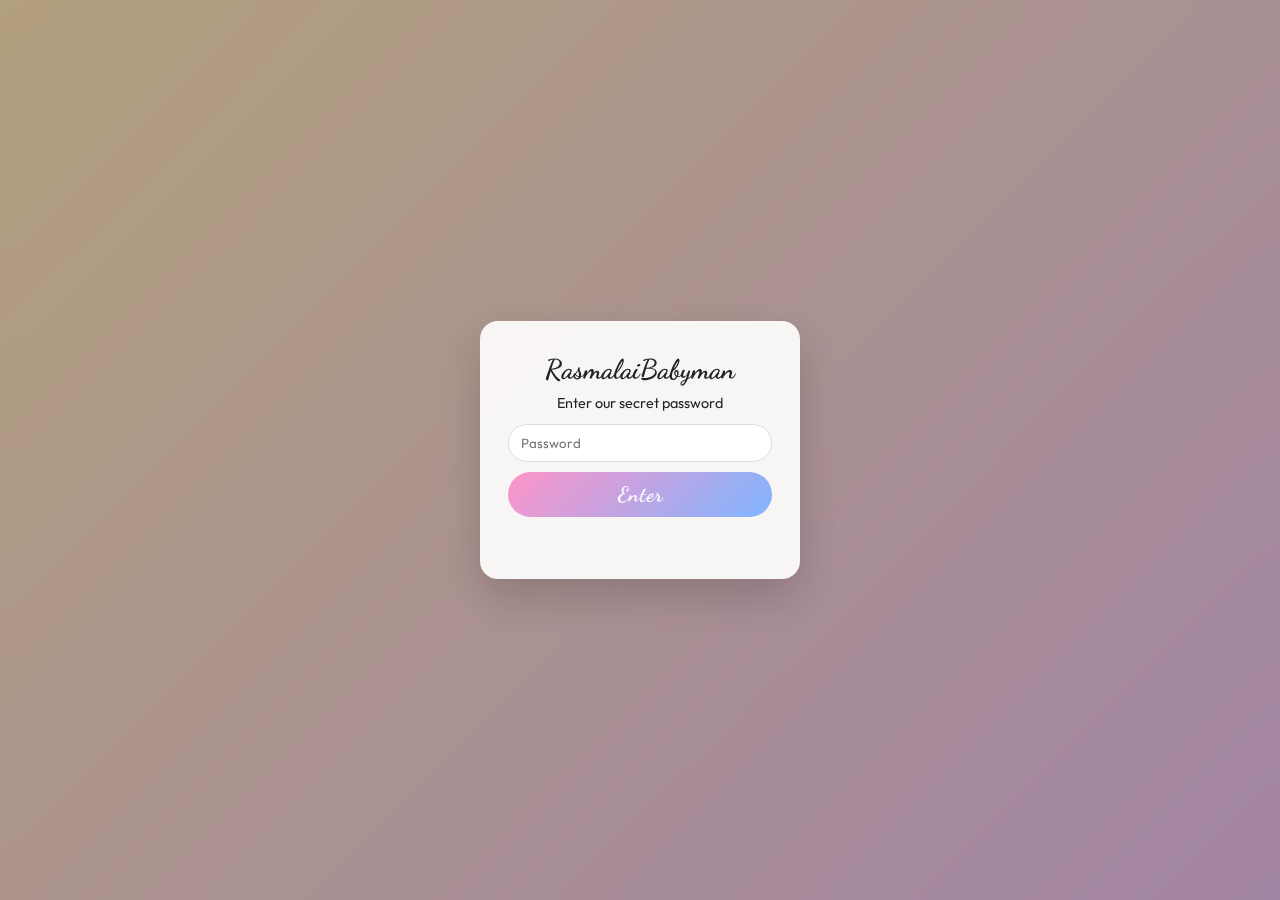
<file: index.html>
<!DOCTYPE html>
<html lang="en">

<head>
    <meta charset="UTF-8">
    <meta name="viewport" content="width=device-width, initial-scale=1.0">
    <title>Rasmalai Babyman</title>
    <link rel="stylesheet" href="index.css">
    <link rel="preconnect" href="https://fonts.googleapis.com">
    <link rel="preconnect" href="https://fonts.gstatic.com" crossorigin>
    <link
        href="https://fonts.googleapis.com/css2?family=Dancing+Script:wght@600;700&family=Outfit:wght@300;400;600&display=swap"
        rel="stylesheet">
</head>

<body>
    <!-- Floating Hearts Background -->
    <div class="floating-hearts">
        <span>❤️</span> <span>💖</span> <span>💕</span> <span>💞</span>
        <span>❤️</span> <span>💖</span> <span>💕</span> <span>💞</span>
        <span>❤️</span> <span>💖</span> <span>💕</span> <span>💞</span>
    </div>
    <!-- Password Screen -->
    <div id="lock-screen">
        <div class="lock-card">
            <h1>RasmalaiBabyman</h1>
            <p>Enter our secret password</p>
            <input type="password" id="password-input" placeholder="Password">
            <button id="enter-btn">Enter</button>
            <p id="error-msg"></p>
        </div>
    </div>

    <!-- Main Content -->
    <div id="main-content" class="hidden">
        <!-- Landing / Hero -->
        <section class="hero">
            <div class="hero-inner">
                <h1>Babyman Loves Rasmalai</h1>
                <p class="date">Since 06.10.25</p>
                <p class="counter">We’ve been together for <span id="days-counter"></span> days</p>
            </div>
        </section>

        <!-- Main Menu Links -->
        <div class="menu-container">
            <a href="about.html" class="menu-btn">About US</a>
            <a href="photobooth.html" class="menu-btn">Our Photobooth</a>
            <a href="letters.html" class="menu-btn">Letters For Her</a>
        </div>
    </div>

    <script src="index.js"></script>
</body>

</html>
</file>
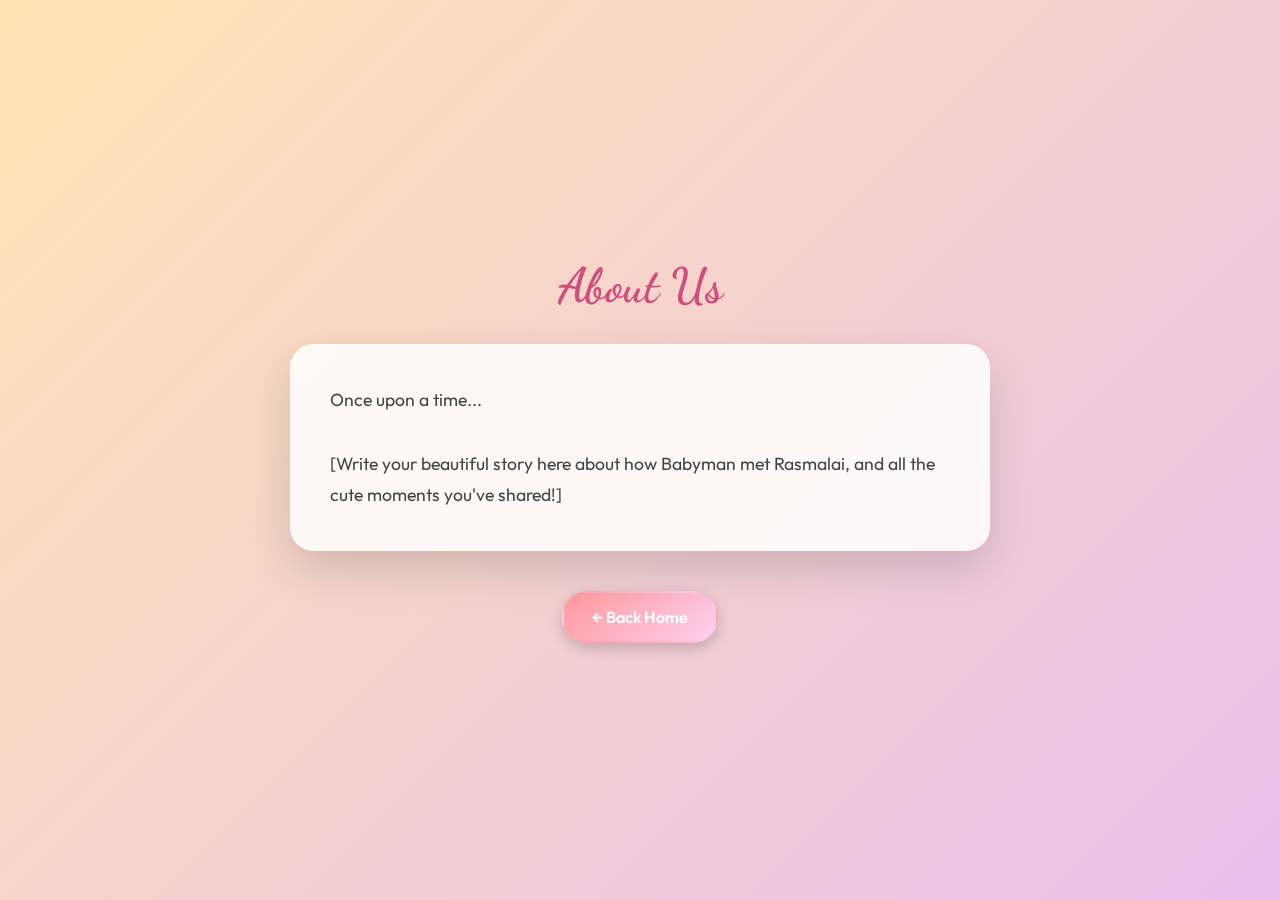
<file: about us/about.html>
<!DOCTYPE html>
<html lang="en">

<head>
    <meta charset="UTF-8">
    <meta name="viewport" content="width=device-width, initial-scale=1.0">
    <title>About Us - Rasmalai Babyman</title>
    <!-- Linked to the new separate about.css -->
    <link rel="stylesheet" href="about.css">
    <link rel="preconnect" href="https://fonts.googleapis.com">
    <link rel="preconnect" href="https://fonts.gstatic.com" crossorigin>
    <link
        href="https://fonts.googleapis.com/css2?family=Dancing+Script:wght@600;700&family=Outfit:wght@300;400;600&display=swap"
        rel="stylesheet">
</head>

<body>
    <!-- Floating Hearts Background -->
    <div class="floating-hearts">
        <span>❤️</span> <span>💖</span> <span>💕</span> <span>💞</span>
        <span>❤️</span> <span>💖</span> <span>💕</span> <span>💞</span>
        <span>❤️</span> <span>💖</span> <span>💕</span> <span>💞</span>
    </div>

    <section class="section">
        <h2>About Us</h2>

        <div class="story-container">
            <p class="story-paragraph">
                Once upon a time... <br><br>
                [Write your beautiful story here about how Babyman met Rasmalai, and all the cute moments you've
                shared!]
            </p>
        </div>

        <div class="menu-container">
            <!-- Adjusted path to go back up one level to index.html -->
            <a href="../index.html" class="menu-btn">← Back Home</a>
        </div>
    </section>

</body>

</html>
</file>
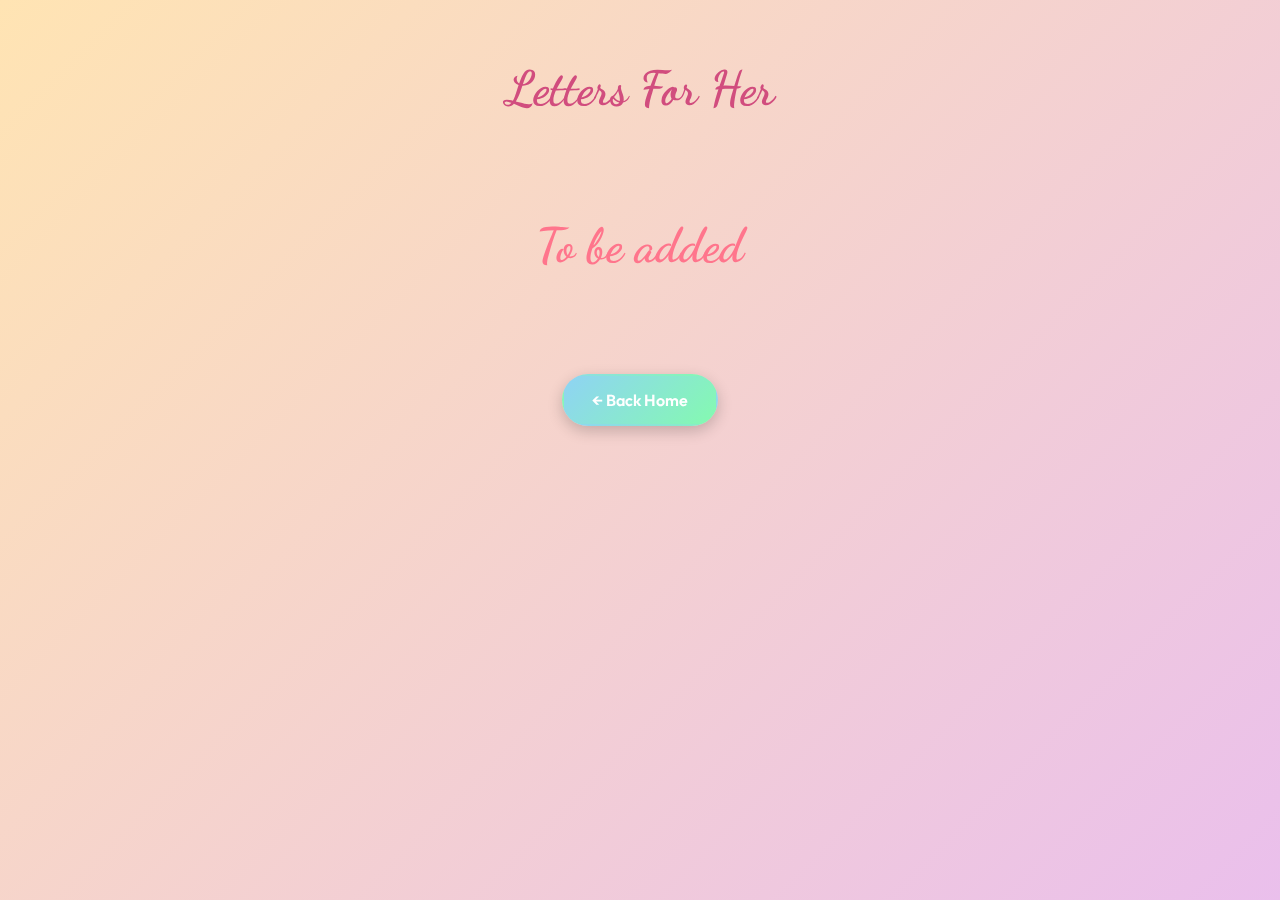
<file: letters/letters.html>
<!DOCTYPE html>
<html lang="en">

<head>
    <meta charset="UTF-8">
    <meta name="viewport" content="width=device-width, initial-scale=1.0">
    <title>Letters For Her - Rasmalai Babyman</title>
    <!-- Link to the new local letters.css -->
    <link rel="stylesheet" href="letters.css">
    <link rel="preconnect" href="https://fonts.googleapis.com">
    <link rel="preconnect" href="https://fonts.gstatic.com" crossorigin>
    <link
        href="https://fonts.googleapis.com/css2?family=Dancing+Script:wght@600;700&family=Outfit:wght@300;400;600&display=swap"
        rel="stylesheet">
</head>

<body>
    <!-- Floating Hearts Background -->
    <div class="floating-hearts">
        <span>❤️</span> <span>💖</span> <span>💕</span> <span>💞</span>
        <span>❤️</span> <span>💖</span> <span>💕</span> <span>💞</span>
    </div>

    <section class="section">
        <h2>Letters For Her</h2>
        <div style="text-align: center; margin-top: 100px; margin-bottom: 100px;">
            <h3 style="font-size: 3rem; color: #ff758c;">To be added</h3>
        </div>

        <div class="menu-container">
            <!-- Back link adjusted to go up one level -->
            <a href="../index.html" class="menu-btn">← Back Home</a>
        </div>
    </section>

</body>

</html>
</file>
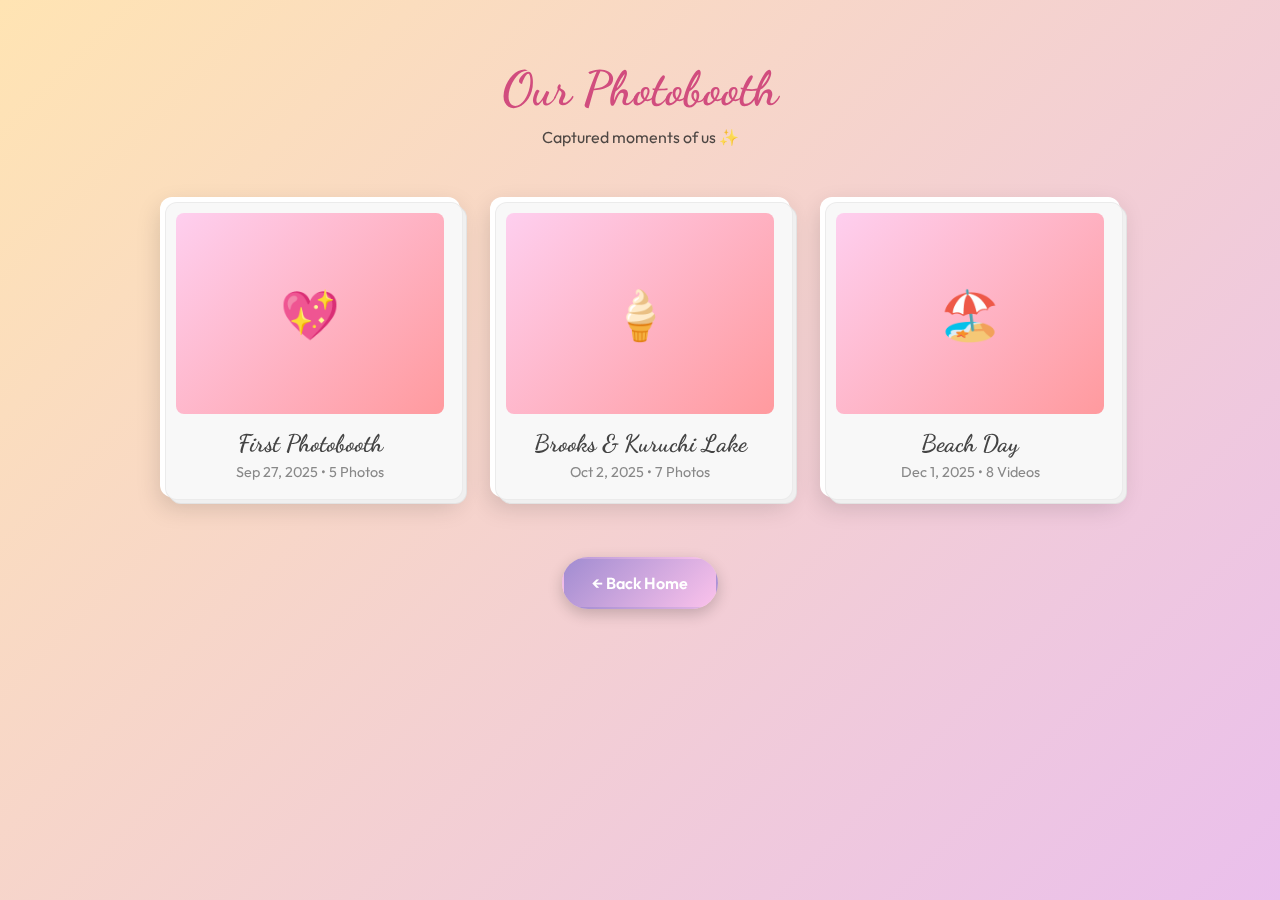
<file: phootobooth/photobooth.html>
<!DOCTYPE html>
<html lang="en">

<head>
    <meta charset="UTF-8">
    <meta name="viewport" content="width=device-width, initial-scale=1.0">
    <title>Our Photobooth - Rasmalai Babyman</title>
    <!-- Link to the new local photobooth.css -->
    <link rel="stylesheet" href="photobooth.css">
    <link rel="preconnect" href="https://fonts.googleapis.com">
    <link rel="preconnect" href="https://fonts.gstatic.com" crossorigin>
    <link
        href="https://fonts.googleapis.com/css2?family=Dancing+Script:wght@600;700&family=Outfit:wght@300;400;600&display=swap"
        rel="stylesheet">
</head>

<body>
    <!-- Floating Hearts Background -->
    <div class="floating-hearts">
        <span>❤️</span> <span>💖</span> <span>💕</span> <span>💞</span>
        <span>❤️</span> <span>💖</span> <span>💕</span> <span>💞</span>
    </div>

    <section class="section">
        <h2>Our Photobooth</h2>
        <p style="text-align: center; margin-bottom: 30px; opacity: 0.8;">Captured moments of us ✨</p>

        <div class="album-grid">
            <!-- Album 1 -->
            <!-- Album 1 -->
            <a href="album-view.html?id=first_photobooth" class="album-card">
                <div class="album-content">
                    <div class="album-cover">💖</div>
                    <div class="album-details">
                        <h3>First Photobooth</h3>
                        <p>Sep 27, 2025 • 5 Photos</p>
                    </div>
                </div>
            </a>

            <!-- Album 2 -->
            <!-- Album 2 -->
            <a href="album-view.html?id=brooks_lake" class="album-card">
                <div class="album-content">
                    <div class="album-cover">🍦</div>
                    <div class="album-details">
                        <h3>Brooks & Kuruchi Lake</h3>
                        <p>Oct 2, 2025 • 7 Photos</p>
                    </div>
                </div>
            </a>

            <!-- Album 3 -->
            <a href="album-view.html?date=2025-12-01" class="album-card">
                <div class="album-content">
                    <div class="album-cover">🏖️</div>
                    <div class="album-details">
                        <h3>Beach Day</h3>
                        <p>Dec 1, 2025 • 8 Videos</p>
                    </div>
                </div>
            </a>

            <!-- Add more albums here -->
        </div>

        <div class="menu-container">
            <!-- Back link adjusted to go up one level -->
            <a href="../index.html" class="menu-btn">← Back Home</a>
        </div>
    </section>

</body>

</html>
</file>
<file: index.css>
* {
    margin: 0;
    padding: 0;
    box-sizing: border-box;
    font-family: system-ui, -apple-system, BlinkMacSystemFont, "Segoe UI", sans-serif;
}

body {
    min-height: 100vh;
    background: linear-gradient(-45deg, #ffb6d9, #b3d8ff, #e3b3ff, #ffe4b3);
    background-size: 400% 400%;
    animation: gradientBG 15s ease infinite;
    color: #222;
    overflow-x: hidden;
    /* Prevent horizontal scroll from floating elements */
    position: relative;
}

h1,
h2,
h3 {
    font-family: 'Dancing Script', cursive;
}

p,
input {
    font-family: 'Outfit', sans-serif;
}

button,
.menu-btn {
    font-family: 'Dancing Script', cursive;
    font-size: 1.3rem;
    /* Increased size for cursive readability */
    letter-spacing: 1px;
}

/* Background Animation Keyframes */
@keyframes gradientBG {
    0% {
        background-position: 0% 50%;
    }

    50% {
        background-position: 100% 50%;
    }

    100% {
        background-position: 0% 50%;
    }
}

/* Floating Hearts Animation */
.floating-hearts {
    position: fixed;
    top: 0;
    left: 0;
    width: 100%;
    height: 100%;
    overflow: hidden;
    z-index: -1;
    /* Behind everything */
    pointer-events: none;
}

.floating-hearts span {
    position: absolute;
    bottom: -50px;
    font-size: 2rem;
    animation: floatUp 10s linear infinite;
    opacity: 0;
}

/* Randomize heart paths/timings */
.floating-hearts span:nth-child(1) {
    left: 10%;
    animation-duration: 8s;
    animation-delay: 0s;
}

.floating-hearts span:nth-child(2) {
    left: 20%;
    animation-duration: 12s;
    animation-delay: 2s;
    font-size: 1.5rem;
}

.floating-hearts span:nth-child(3) {
    left: 35%;
    animation-duration: 10s;
    animation-delay: 4s;
}

.floating-hearts span:nth-child(4) {
    left: 50%;
    animation-duration: 14s;
    animation-delay: 1s;
    font-size: 2.5rem;
}

.floating-hearts span:nth-child(5) {
    left: 65%;
    animation-duration: 9s;
    animation-delay: 3s;
}

.floating-hearts span:nth-child(6) {
    left: 80%;
    animation-duration: 11s;
    animation-delay: 5s;
}

.floating-hearts span:nth-child(7) {
    left: 90%;
    animation-duration: 13s;
    animation-delay: 0.5s;
    font-size: 1.8rem;
}

/* Add more randomization for the rest if needed, recycling these for now */
.floating-hearts span:nth-child(8) {
    left: 15%;
    animation-duration: 9s;
    animation-delay: 6s;
}

.floating-hearts span:nth-child(9) {
    left: 45%;
    animation-duration: 11s;
    animation-delay: 2.5s;
}

.floating-hearts span:nth-child(10) {
    left: 75%;
    animation-duration: 13s;
    animation-delay: 1.5s;
}

.floating-hearts span:nth-child(11) {
    left: 25%;
    animation-duration: 10s;
    animation-delay: 4.5s;
}

.floating-hearts span:nth-child(12) {
    left: 55%;
    animation-duration: 12s;
    animation-delay: 3.5s;
}

@keyframes floatUp {
    0% {
        transform: translateY(0) rotate(0deg);
        opacity: 0;
    }

    10% {
        opacity: 0.6;
    }

    90% {
        opacity: 0.6;
    }

    100% {
        transform: translateY(-110vh) rotate(360deg);
        opacity: 0;
    }
}

/* Utility */
.hidden {
    display: none;
}

/* Lock screen */
#lock-screen {
    position: fixed;
    inset: 0;
    display: flex;
    align-items: center;
    justify-content: center;
    background: rgba(0, 0, 0, 0.3);
    backdrop-filter: blur(8px);
}

.lock-card {
    background: rgba(255, 255, 255, 0.9);
    padding: 32px 28px;
    border-radius: 18px;
    box-shadow: 0 18px 45px rgba(0, 0, 0, 0.18);
    text-align: center;
    max-width: 320px;
    width: 90%;
}

.lock-card h1 {
    font-size: 1.7rem;
    margin-bottom: 8px;
}

.lock-card p {
    margin-bottom: 12px;
    font-size: 0.9rem;
}

.lock-card input {
    width: 100%;
    padding: 10px 12px;
    border-radius: 999px;
    border: 1px solid #ddd;
    margin-bottom: 10px;
    outline: none;
}

.lock-card button {
    width: 100%;
    padding: 10px 12px;
    border-radius: 999px;
    border: none;
    background: linear-gradient(135deg, #ff94c8, #7fb5ff);
    color: white;
    font-weight: 600;
    cursor: pointer;
    transition: transform 0.15s ease, box-shadow 0.15s ease;
}

.lock-card button:hover {
    transform: translateY(-1px);
    box-shadow: 0 8px 20px rgba(0, 0, 0, 0.18);
}

#error-msg {
    color: #ff4b6e;
    min-height: 18px;
    font-size: 0.8rem;
}

#love-popup {
    position: fixed;
    inset: 0;
    /* display: flex; Removed to allow .hidden to work */
    align-items: center;
    justify-content: center;
    background: rgba(0, 0, 0, 0.3);
    backdrop-filter: blur(8px);
    z-index: 100;
}

#love-popup:not(.hidden) {
    display: flex;
}

.love-buttons {
    display: flex;
    justify-content: center;
    gap: 15px;
    margin-top: 20px;
    position: relative;
    /* Needed for absolute positioning of No button if we go that route, but fixed/absolute usually controls the runaway */
}

/* Specific button styles for the popup */
#yes-btn,
#no-btn {
    width: 100px;
    /* Fixed equal width */
}

#yes-btn {
    background: linear-gradient(135deg, #4facfe, #00f2fe);
}

#no-btn {
    background: #ff6b6b;
    position: relative;
    /* We will change this to absolute via JS when it starts moving */
    transition: all 0.2s ease;
}

/* Hero */
.hero {
    /* Removed min-height to pull content to the top */
    display: flex;
    align-items: center;
    justify-content: center;
    text-align: center;
    padding: 80px 16px 30px;
    color: #1a1a1a;
}

.hero-inner {
    background: linear-gradient(135deg, #c8f9ed, #8ec5fc);
    /* Light Blue/Lavender Gradient */
    padding: 28px 22px;
    border-radius: 20px;
    box-shadow: 0 18px 40px rgba(0, 0, 0, 0.16);
    animation: fadeUp 0.8s ease-out forwards;
    transform: translateY(10px);
    opacity: 0;
}

.hero-inner h1 {
    font-size: 2.3rem;
    margin-bottom: 6px;
}

.hero-inner .date {
    font-size: 0.95rem;
    opacity: 0.8;
    margin-bottom: 12px;
}

.hero-inner .counter {
    font-size: 1rem;
    font-weight: 500;
}

/* Sections */
.section {
    padding: 60px 16px;
}

.section h2 {
    text-align: center;
    margin-bottom: 24px;
}

/* Simple animation */
@keyframes fadeUp {
    to {
        transform: translateY(0);
        opacity: 1;
    }
}

/* Main Menu - Buttons on the same line */
.menu-container {
    display: flex;
    justify-content: center;
    align-items: center;
    gap: 20px;
    margin-top: 20px;
    flex-wrap: wrap;
    /* responsive wrapping */
    padding-bottom: 40px;
}

.menu-btn {
    text-decoration: none;
    /* background: white; Removed for individual gradients */
    color: white;
    /* Changed to white for better contrast on colorful buttons */
    padding: 14px 28px;
    border-radius: 30px;
    font-weight: 600;
    box-shadow: 0 5px 15px rgba(0, 0, 0, 0.2);
    transition: all 0.3s ease;
    border: 2px solid transparent;
}

/* Individual Button Gradients - Pink/Rose Theme */
.menu-btn:nth-child(1) {
    background: linear-gradient(135deg, #ff9a9e, #fecfef);
}

.menu-btn:nth-child(2) {
    background: linear-gradient(135deg, #ff758c, #ff7eb3);
}

.menu-btn:nth-child(3) {
    background: linear-gradient(135deg, #f78ca0, #fe9a8b);
}

.menu-btn:hover {
    transform: translateY(-3px);
    box-shadow: 0 8px 25px rgba(0, 0, 0, 0.15);
    border-color: #ffb6d9;
    color: #d14d7e;
}

/* Mobile Responsiveness */
@media (max-width: 600px) {

    /* Hero */
    .hero {
        padding: 60px 16px 20px;
    }

    .hero-inner {
        padding: 24px 18px;
        width: 100%;
        max-width: 100%;
    }

    .hero-inner h1 {
        font-size: 1.8rem;
        /* Smaller title on mobile */
    }

    .hero-inner .date {
        font-size: 0.85rem;
    }

    .hero-inner .counter {
        font-size: 0.95rem;
    }

    /* Menu Buttons */
    .menu-container {
        flex-direction: column;
        /* Stack buttons vertically on small screens */
        gap: 15px;
        width: 100%;
        padding: 0 20px 40px;
    }

    .menu-btn {
        width: 100%;
        /* Full width buttons */
        text-align: center;
        padding: 16px;
    }

    /* Lock Screen */
    .lock-card {
        padding: 24px 20px;
        width: 85%;
    }

    .lock-card h1 {
        font-size: 1.5rem;
    }
}
</file>
<file: about us/about.css>
/* about.css */

* {
    margin: 0;
    padding: 0;
    box-sizing: border-box;
    font-family: system-ui, -apple-system, BlinkMacSystemFont, "Segoe UI", sans-serif;
}

body {
    min-height: 100vh;
    background: linear-gradient(-45deg, #ffb6d9, #b3d8ff, #e3b3ff, #ffe4b3);
    background-size: 400% 400%;
    animation: gradientBG 15s ease infinite;
    color: #222;
    overflow-x: hidden;
    position: relative;
}

h1,
h2,
h3 {
    font-family: 'Dancing Script', cursive;
}

p,
button,
a {
    font-family: 'Outfit', sans-serif;
}

/* Background Animation */
@keyframes gradientBG {
    0% {
        background-position: 0% 50%;
    }

    50% {
        background-position: 100% 50%;
    }

    100% {
        background-position: 0% 50%;
    }
}

/* Floating Hearts */
.floating-hearts {
    position: fixed;
    top: 0;
    left: 0;
    width: 100%;
    height: 100%;
    overflow: hidden;
    z-index: -1;
    pointer-events: none;
}

.floating-hearts span {
    position: absolute;
    bottom: -50px;
    font-size: 2rem;
    animation: floatUp 10s linear infinite;
    opacity: 0;
}

/* Randomize hearts logic same as index.css */
.floating-hearts span:nth-child(1) {
    left: 10%;
    animation-duration: 8s;
}

.floating-hearts span:nth-child(2) {
    left: 20%;
    animation-duration: 12s;
    animation-delay: 2s;
    font-size: 1.5rem;
}

.floating-hearts span:nth-child(3) {
    left: 35%;
    animation-duration: 10s;
    animation-delay: 4s;
}

.floating-hearts span:nth-child(4) {
    left: 50%;
    animation-duration: 14s;
    animation-delay: 1s;
    font-size: 2.5rem;
}

.floating-hearts span:nth-child(5) {
    left: 65%;
    animation-duration: 9s;
    animation-delay: 3s;
}

.floating-hearts span:nth-child(6) {
    left: 80%;
    animation-duration: 11s;
    animation-delay: 5s;
}

.floating-hearts span:nth-child(7) {
    left: 90%;
    animation-duration: 13s;
    animation-delay: 0.5s;
    font-size: 1.8rem;
}

/* ... (simplified for about.css, browser will handle repeats fine) */

@keyframes floatUp {
    0% {
        transform: translateY(0) rotate(0deg);
        opacity: 0;
    }

    10% {
        opacity: 0.6;
    }

    90% {
        opacity: 0.6;
    }

    100% {
        transform: translateY(-110vh) rotate(360deg);
        opacity: 0;
    }
}

/* Start of About Page specific styles */

.section {
    padding: 60px 16px;
    min-height: 100vh;
    display: flex;
    flex-direction: column;
    justify-content: center;
}

.section h2 {
    font-size: 3rem;
    margin-bottom: 30px;
    color: #d14d7e;
    text-align: center;
}

.story-container {
    background: rgba(255, 255, 255, 0.85);
    padding: 40px;
    border-radius: 24px;
    max-width: 700px;
    margin: 0 auto;
    box-shadow: 0 18px 45px rgba(0, 0, 0, 0.15);
    backdrop-filter: blur(5px);
}

.story-paragraph {
    font-size: 1.1rem;
    line-height: 1.8;
    color: #444;
}

.menu-container {
    margin-top: 40px;
    display: flex;
    justify-content: center;
}

.menu-btn {
    text-decoration: none;
    color: white;
    padding: 14px 28px;
    border-radius: 30px;
    font-weight: 600;
    box-shadow: 0 5px 15px rgba(0, 0, 0, 0.2);
    transition: all 0.3s ease;
    border: 2px solid transparent;
    background: linear-gradient(135deg, #ff9a9e, #fecfef);
    /* Default pink */
}

.menu-btn:hover {
    transform: translateY(-3px);
    box-shadow: 0 8px 25px rgba(0, 0, 0, 0.15);
    border-color: #ffb6d9;
    color: #d14d7e;
}
</file>
<file: letters/letters.css>
/* letters.css */

* {
    margin: 0;
    padding: 0;
    box-sizing: border-box;
    font-family: system-ui, -apple-system, BlinkMacSystemFont, "Segoe UI", sans-serif;
}

body {
    min-height: 100vh;
    background: linear-gradient(-45deg, #ffb6d9, #b3d8ff, #e3b3ff, #ffe4b3);
    background-size: 400% 400%;
    animation: gradientBG 15s ease infinite;
    color: #222;
    overflow-x: hidden;
    position: relative;
}

h1,
h2,
h3 {
    font-family: 'Dancing Script', cursive;
}

p,
button,
a,
div {
    font-family: 'Outfit', sans-serif;
}

/* Background Animation */
@keyframes gradientBG {
    0% {
        background-position: 0% 50%;
    }

    50% {
        background-position: 100% 50%;
    }

    100% {
        background-position: 0% 50%;
    }
}

/* Floating Hearts */
.floating-hearts {
    position: fixed;
    top: 0;
    left: 0;
    width: 100%;
    height: 100%;
    overflow: hidden;
    z-index: -1;
    pointer-events: none;
}

.floating-hearts span {
    position: absolute;
    bottom: -50px;
    font-size: 2rem;
    animation: floatUp 10s linear infinite;
    opacity: 0;
}

/* Randomize hearts logic */
.floating-hearts span:nth-child(1) {
    left: 10%;
    animation-duration: 8s;
}

.floating-hearts span:nth-child(2) {
    left: 20%;
    animation-duration: 12s;
    animation-delay: 2s;
    font-size: 1.5rem;
}

.floating-hearts span:nth-child(3) {
    left: 35%;
    animation-duration: 10s;
    animation-delay: 4s;
}

.floating-hearts span:nth-child(4) {
    left: 50%;
    animation-duration: 14s;
    animation-delay: 1s;
    font-size: 2.5rem;
}

.floating-hearts span:nth-child(5) {
    left: 65%;
    animation-duration: 9s;
    animation-delay: 3s;
}

.floating-hearts span:nth-child(6) {
    left: 80%;
    animation-duration: 11s;
    animation-delay: 5s;
}

.floating-hearts span:nth-child(7) {
    left: 90%;
    animation-duration: 13s;
    animation-delay: 0.5s;
    font-size: 1.8rem;
}

@keyframes floatUp {
    0% {
        transform: translateY(0) rotate(0deg);
        opacity: 0;
    }

    10% {
        opacity: 0.6;
    }

    90% {
        opacity: 0.6;
    }

    100% {
        transform: translateY(-110vh) rotate(360deg);
        opacity: 0;
    }
}

/* Page Specific Styles */
.section {
    padding: 60px 16px;
    min-height: 100vh;
}

.section h2 {
    font-size: 3rem;
    margin-bottom: 20px;
    color: #d14d7e;
    text-align: center;
}

/* Letters Grid */
.letters-grid {
    display: grid;
    grid-template-columns: repeat(auto-fit, minmax(280px, 1fr));
    gap: 25px;
    padding: 20px;
    max-width: 1000px;
    margin: 0 auto;
}

.letter-card {
    background: linear-gradient(135deg, #fff, #fdfbf7);
    padding: 30px;
    border-radius: 16px;
    box-shadow: 0 10px 30px rgba(0, 0, 0, 0.1);
    transition: transform 0.3s ease, box-shadow 0.3s ease;
    border: 1px solid rgba(255, 255, 255, 0.5);
    position: relative;
    cursor: pointer;
}

.letter-card:hover {
    transform: translateY(-5px);
    box-shadow: 0 15px 35px rgba(0, 0, 0, 0.15);
}

.letter-card h3 {
    font-size: 1.8rem;
    margin-bottom: 10px;
    color: #ff758c;
}

.letter-card p {
    font-size: 1rem;
    color: #666;
    line-height: 1.6;
}

.letter-date {
    display: block;
    margin-top: 15px;
    font-size: 0.85rem;
    color: #999;
    font-style: italic;
    text-align: right;
}

/* Menu Button */
.menu-container {
    margin-top: 50px;
    display: flex;
    justify-content: center;
    padding-bottom: 40px;
}

.menu-btn {
    text-decoration: none;
    color: white;
    padding: 14px 28px;
    border-radius: 30px;
    font-weight: 600;
    box-shadow: 0 5px 15px rgba(0, 0, 0, 0.2);
    transition: all 0.3s ease;
    border: 2px solid transparent;
    background: linear-gradient(135deg, #8fd3f4, #84fab0);
    /* Blue/Green for Letters */
}

.menu-btn:hover {
    transform: translateY(-3px);
    box-shadow: 0 8px 25px rgba(0, 0, 0, 0.15);
    border-color: #ffb6d9;
    color: #d14d7e;
}
</file>
<file: phootobooth/photobooth.css>
/* photobooth.css */

* {
    margin: 0;
    padding: 0;
    box-sizing: border-box;
    font-family: system-ui, -apple-system, BlinkMacSystemFont, "Segoe UI", sans-serif;
}

body {
    min-height: 100vh;
    background: linear-gradient(-45deg, #ffb6d9, #b3d8ff, #e3b3ff, #ffe4b3);
    background-size: 400% 400%;
    animation: gradientBG 15s ease infinite;
    color: #222;
    overflow-x: hidden;
    position: relative;
}

h1,
h2,
h3 {
    font-family: 'Dancing Script', cursive;
}

p,
button,
a,
div {
    font-family: 'Outfit', sans-serif;
}

/* Background Animation */
@keyframes gradientBG {
    0% {
        background-position: 0% 50%;
    }

    50% {
        background-position: 100% 50%;
    }

    100% {
        background-position: 0% 50%;
    }
}

/* Floating Hearts */
.floating-hearts {
    position: fixed;
    top: 0;
    left: 0;
    width: 100%;
    height: 100%;
    overflow: hidden;
    z-index: -1;
    pointer-events: none;
}

.floating-hearts span {
    position: absolute;
    bottom: -50px;
    font-size: 2rem;
    animation: floatUp 10s linear infinite;
    opacity: 0;
}

/* Randomize hearts logic */
.floating-hearts span:nth-child(1) {
    left: 10%;
    animation-duration: 8s;
}

.floating-hearts span:nth-child(2) {
    left: 20%;
    animation-duration: 12s;
    animation-delay: 2s;
    font-size: 1.5rem;
}

.floating-hearts span:nth-child(3) {
    left: 35%;
    animation-duration: 10s;
    animation-delay: 4s;
}

.floating-hearts span:nth-child(4) {
    left: 50%;
    animation-duration: 14s;
    animation-delay: 1s;
    font-size: 2.5rem;
}

.floating-hearts span:nth-child(5) {
    left: 65%;
    animation-duration: 9s;
    animation-delay: 3s;
}

.floating-hearts span:nth-child(6) {
    left: 80%;
    animation-duration: 11s;
    animation-delay: 5s;
}

.floating-hearts span:nth-child(7) {
    left: 90%;
    animation-duration: 13s;
    animation-delay: 0.5s;
    font-size: 1.8rem;
}

@keyframes floatUp {
    0% {
        transform: translateY(0) rotate(0deg);
        opacity: 0;
    }

    10% {
        opacity: 0.6;
    }

    90% {
        opacity: 0.6;
    }

    100% {
        transform: translateY(-110vh) rotate(360deg);
        opacity: 0;
    }
}

/* Page Specific Styles */
.section {
    padding: 60px 16px;
    min-height: 100vh;
}

.section h2 {
    font-size: 3rem;
    margin-bottom: 10px;
    color: #d14d7e;
    text-align: center;
}

/* Album Grid System */
.album-grid {
    display: grid;
    grid-template-columns: repeat(auto-fit, minmax(250px, 1fr));
    gap: 30px;
    padding: 20px;
    max-width: 1000px;
    margin: 0 auto;
}

.album-card {
    background: transparent;
    cursor: pointer;
    perspective: 1000px;
    /* For 3D effect */
    text-decoration: none;
    /* Removes link underline */
    color: inherit;
    display: block;
    text-align: center;
    /* Centers the details text */
}

.album-content {
    background: white;
    padding: 15px;
    border-radius: 12px;
    box-shadow: 0 10px 25px rgba(0, 0, 0, 0.15);
    transition: transform 0.3s ease, box-shadow 0.3s ease;
    border: 1px solid rgba(255, 255, 255, 0.6);
    position: relative;
    z-index: 2;
}

/* Stack effect */
.album-content::before {
    content: '';
    position: absolute;
    top: 4px;
    left: 4px;
    right: -4px;
    bottom: -4px;
    background: #f8f8f8;
    border-radius: 12px;
    border: 1px solid rgba(0, 0, 0, 0.05);
    z-index: -1;
    transition: transform 0.3s ease;
}

.album-content::after {
    content: '';
    position: absolute;
    top: 8px;
    left: 8px;
    right: -8px;
    bottom: -8px;
    background: #f0f0f0;
    border-radius: 12px;
    border: 1px solid rgba(0, 0, 0, 0.05);
    z-index: -2;
    transition: transform 0.3s ease;
}

.album-card:hover .album-content {
    transform: translateY(-5px);
    box-shadow: 0 15px 35px rgba(0, 0, 0, 0.2);
}

.album-card:hover .album-content::before {
    transform: translate(3px, 3px);
}

.album-card:hover .album-content::after {
    transform: translate(6px, 6px);
}

.album-cover {
    width: 100%;
    aspect-ratio: 4/3;
    background: linear-gradient(135deg, #fecfef, #ff9a9e);
    /* Album Cover Gradient */
    border-radius: 8px;
    margin-bottom: 15px;
    display: flex;
    align-items: center;
    justify-content: center;
    font-size: 3rem;
    color: white;
    overflow: hidden;
}

.album-details h3 {
    font-size: 1.5rem;
    margin-bottom: 5px;
    color: #444;
}

.album-details p {
    font-size: 0.9rem;
    color: #888;
}

/* Menu Button */
.menu-container {
    margin-top: 40px;
    display: flex;
    justify-content: center;
    padding-bottom: 40px;
}

.menu-btn {
    text-decoration: none;
    color: white;
    padding: 14px 28px;
    border-radius: 30px;
    font-weight: 600;
    box-shadow: 0 5px 15px rgba(0, 0, 0, 0.2);
    transition: all 0.3s ease;
    border: 2px solid transparent;
    background: linear-gradient(135deg, #a18cd1, #fbc2eb);
    /* Purple/Pink gradient for Photobooth */
}

.menu-btn:hover {
    transform: translateY(-3px);
    box-shadow: 0 8px 25px rgba(0, 0, 0, 0.15);
    border-color: #ffb6d9;
    color: #d14d7e;
}
/* Special Glow Effect for the Romantic Album */
.special-album:hover .album-content {
    box-shadow: 0 0 30px rgba(255, 4, 117, 0.6), 0 0 60px rgba(255, 4, 117, 0.3) !important;
    border-color: #ff0475;
    transform: translateY(-8px) scale(1.02);
}

.special-album:hover .album-cover {
    animation: pulseGlow 1.5s infinite alternate;
}

@keyframes pulseGlow {
    from { box-shadow: 0 0 10px rgba(255, 4, 117, 0.5); }
    to { box-shadow: 0 0 25px rgba(255, 4, 117, 0.9); }
}
</file>
